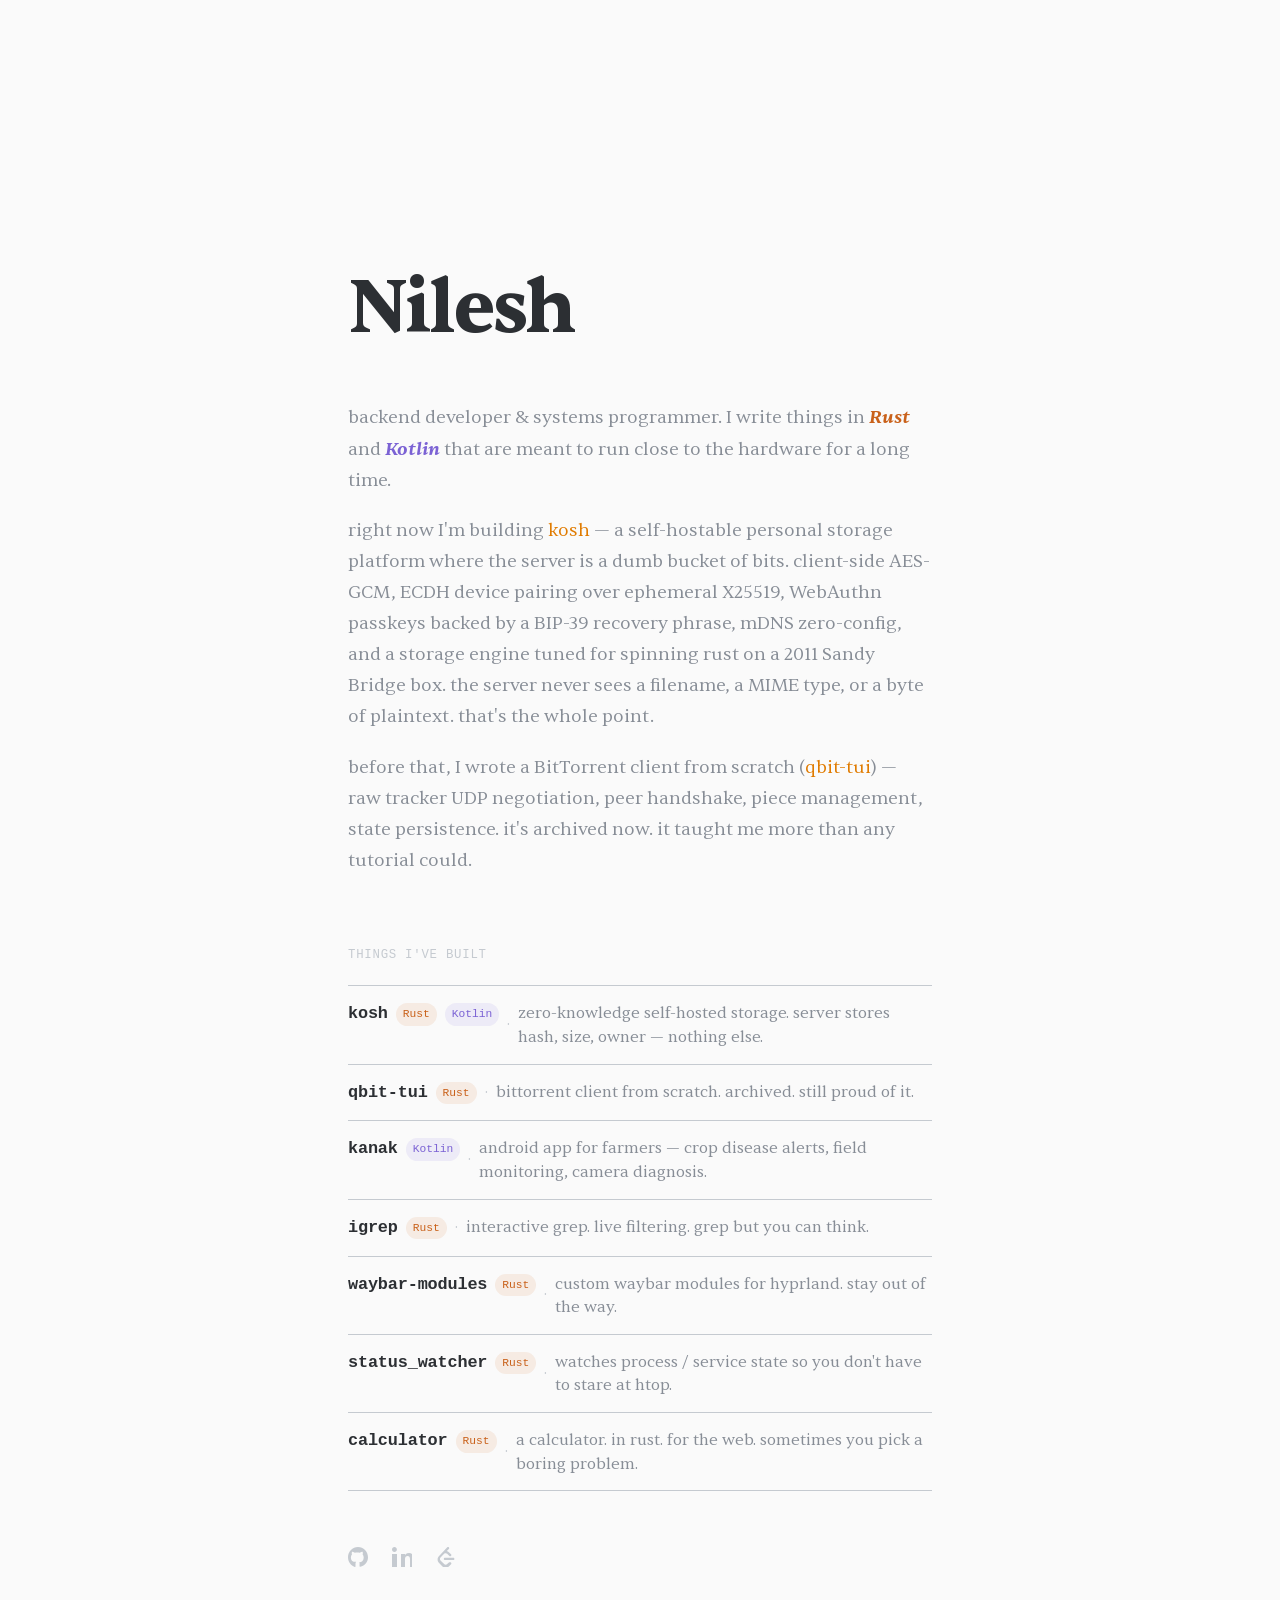
<file: index.html>
<!DOCTYPE html>
<html lang="en">

<head>
    <meta charset="UTF-8">
    <meta name="viewport" content="width=device-width, initial-scale=1.0">
    <title>thenil3sh</title>
    <meta name="description" content="Nilesh — backend developer, systems programmer. Rust, Kotlin, P2P, zero-knowledge storage.">
    <link rel="icon" href="assets/favicon.ico">
    <link rel="stylesheet" href="style.css">
</head>

<body>
<main class="page">

    <!-- cipher name sits at the top, big, as the only visual moment -->
    <div class="name-block">
        <h1 class="cipher-container" aria-label="Nilesh, also known as thenil3sh">
            <span class="char c1"></span><span
            class="char c2"></span><span
            class="char c3"></span><span
            class="char c4"></span><span
            class="char c5"></span><span
            class="char c6"></span><span
            class="char c7"></span><span
            class="char c8"></span><span
            class="char c9"></span>
        </h1>
    </div>

    <!-- who / what -->
    <section class="intro">
        <p>
            backend developer &amp; systems programmer.
            I write things in <span class="hl hl--rust">Rust</span> and <span class="hl hl--kotlin">Kotlin</span>
            that are meant to run close to the hardware for a long time.
        </p>
        <p>
            right now I'm building <a href="https://github.com/kosh-project" target="_blank" rel="noopener">kosh</a>
            — a self-hostable personal storage platform where the server is a dumb bucket of bits.
            client-side AES-GCM, ECDH device pairing over ephemeral X25519, WebAuthn passkeys
            backed by a BIP-39 recovery phrase, mDNS zero-config, and a storage engine tuned for
            spinning rust on a 2011 Sandy Bridge box. the server never sees a filename, a MIME type,
            or a byte of plaintext. that's the whole point.
        </p>
        <p>
            before that, I wrote a BitTorrent client from scratch
            (<a href="https://github.com/thenil3sh/qbit-tui" target="_blank" rel="noopener">qbit-tui</a>)
            — raw tracker UDP negotiation, peer handshake, piece management, state persistence.
            it's archived now. it taught me more than any tutorial could.
        </p>
    </section>

    <!-- projects list — no cards, just names and what they are -->
    <section class="work">
        <h2 class="work-heading">things I've built</h2>

        <ul class="work-list">

            <li class="work-item">
                <a href="https://github.com/kosh-project" target="_blank" rel="noopener" class="work-name">kosh</a>
                <span class="work-tag tag--rust">Rust</span>
                <span class="work-tag tag--kotlin">Kotlin</span>
                <span class="work-dot">·</span>
                <span class="work-desc">zero-knowledge self-hosted storage. server stores hash, size, owner — nothing else.</span>
            </li>

            <li class="work-item">
                <a href="https://github.com/thenil3sh/qbit-tui" target="_blank" rel="noopener" class="work-name">qbit-tui</a>
                <span class="work-tag tag--rust">Rust</span>
                <span class="work-dot">·</span>
                <span class="work-desc">bittorrent client from scratch. archived. still proud of it.</span>
            </li>

            <li class="work-item">
                <a href="https://github.com/thenil3sh/kanak" target="_blank" rel="noopener" class="work-name">kanak</a>
                <span class="work-tag tag--kotlin">Kotlin</span>
                <span class="work-dot">·</span>
                <span class="work-desc">android app for farmers — crop disease alerts, field monitoring, camera diagnosis.</span>
            </li>

            <li class="work-item">
                <a href="https://github.com/thenil3sh/igrep" target="_blank" rel="noopener" class="work-name">igrep</a>
                <span class="work-tag tag--rust">Rust</span>
                <span class="work-dot">·</span>
                <span class="work-desc">interactive grep. live filtering. grep but you can think.</span>
            </li>

            <li class="work-item">
                <a href="https://github.com/thenil3sh/waybar-modules" target="_blank" rel="noopener" class="work-name">waybar-modules</a>
                <span class="work-tag tag--rust">Rust</span>
                <span class="work-dot">·</span>
                <span class="work-desc">custom waybar modules for hyprland. stay out of the way.</span>
            </li>

            <li class="work-item">
                <a href="https://github.com/thenil3sh/status_watcher" target="_blank" rel="noopener" class="work-name">status_watcher</a>
                <span class="work-tag tag--rust">Rust</span>
                <span class="work-dot">·</span>
                <span class="work-desc">watches process / service state so you don't have to stare at htop.</span>
            </li>

            <li class="work-item">
                <a href="https://github.com/thenil3sh/calculator" target="_blank" rel="noopener" class="work-name">calculator</a>
                <span class="work-tag tag--rust">Rust</span>
                <span class="work-dot">·</span>
                <span class="work-desc">a calculator. in rust. for the web. sometimes you pick a boring problem.</span>
            </li>

        </ul>
    </section>

    <!-- footer — links, nothing else -->
    <footer class="foot">
        <a href="https://github.com/thenil3sh" target="_blank" rel="noopener" aria-label="GitHub">
            <svg width="20" height="20" viewBox="0 0 20 20" fill="none" xmlns="http://www.w3.org/2000/svg" aria-hidden="true">
                <path fill-rule="evenodd" clip-rule="evenodd" d="M10 0C4.477 0 0 4.59 0 10.253c0 4.529 2.862 8.371 6.833 9.728.5.101.68-.219.68-.492 0-.338-.012-1.442-.012-2.814 0-.956.32-1.58.679-1.898C5.252 15.023 2.912 14.156 2.912 10.218c0-1.12.388-2.034 1.03-2.752-.104-.259-.447-1.302.098-2.714 0 0 .838-.275 2.747 1.051.799-.227 1.654-.341 2.504-.345.85.004 1.705.118 2.504.345 1.908-1.326 2.746-1.051 2.746-1.051.546 1.412.203 2.455.099 2.714.642.718 1.03 1.632 1.03 2.752 0 3.938-2.34 4.818-4.567 5.072.286.256.545.708.455 1.371-.013.863-.022 1.671-.022 2.526 0 .273.18.593.683.492C17.139 18.624 20 14.78 20 10.253 20 4.59 15.522 0 10 0z" fill="currentColor"/>
            </svg>
        </a>
        <a href="https://www.linkedin.com/in/thenil3sh/" target="_blank" rel="noopener" aria-label="LinkedIn">
            <svg width="20" height="20" viewBox="0 0 20 20" fill="none" xmlns="http://www.w3.org/2000/svg" aria-hidden="true">
                <path fill-rule="evenodd" clip-rule="evenodd" d="M13 8.267C13 8.267 14.255 6.065 17.083 6.065c2.829 0 4.917 1.726 4.917 5.298V20h-4v-7.999c0-1.92-.847-2.99-2.366-2.99C13.981 9.011 13 10.126 13 12.001V20H9V7h4v1.267zM2.442 4.921C1.093 4.921 0 3.819 0 2.46 0 1.102 1.093 0 2.442 0c1.348 0 2.441 1.102 2.441 2.46.001 1.359-1.093 2.461-2.441 2.461zM0 20h5V7H0v13z" fill="currentColor"/>
            </svg>
        </a>
        <a href="https://leetcode.com/u/thenil3sh/" target="_blank" rel="noopener" aria-label="LeetCode">
            <svg width="20" height="20" viewBox="0 0 32 32" fill="none" xmlns="http://www.w3.org/2000/svg" aria-hidden="true">
                <path d="M21.469 23.907l-3.595 3.473c-.624.625-1.484.885-2.432.885s-1.807-.26-2.432-.885l-5.776-5.812c-.62-.625-.937-1.537-.937-2.485 0-.952.317-1.812.937-2.432l5.76-5.844c.62-.619 1.5-.859 2.448-.859s1.808.26 2.432.885l3.595 3.473c.687.688 1.823.663 2.536-.052.708-.713.735-1.848.047-2.536l-3.473-3.511c-.901-.891-2.032-1.505-3.261-1.787l3.287-3.333c.688-.687.667-1.823-.047-2.536s-1.849-.735-2.536-.052L4.553 14.969c-1.307 1.312-1.989 3.113-1.989 5.113 0 1.996.683 3.86 1.989 5.168l5.797 5.812c1.307 1.307 3.115 1.937 5.115 1.937 1.995 0 3.801-.683 5.109-1.989l3.479-3.521c.688-.683.661-1.817-.052-2.531s-1.849-.74-2.531-.052zM27.749 17.349H14.218c-.932 0-1.692.801-1.692 1.791 0 .991.76 1.797 1.692 1.797h13.531c.933 0 1.693-.807 1.693-1.797 0-.989-.76-1.791-1.693-1.791z" fill="currentColor"/>
            </svg>
        </a>
    </footer>

</main>
</body>
</html>
</file>
<file: style.css>
/* ══════════════════════════════════════════════════════════
   FONTS
══════════════════════════════════════════════════════════ */

@font-face {
    font-family: 'Sentient';
    src: url('assets/fonts/Sentient-Variable.woff2') format('woff2');
    font-weight: 100 900;
    font-style: normal;
    font-display: swap;
}

@font-face {
    font-family: 'Sentient';
    src: url('assets/fonts/Sentient-VariableItalic.woff2') format('woff2');
    font-weight: 100 900;
    font-style: italic;
    font-display: swap;
}


/* ══════════════════════════════════════════════════════════
   TOKENS
══════════════════════════════════════════════════════════ */

:root {
    --bg:         #FAFAFA;
    --text:       #2C2F33;
    --muted:      #878D96;
    --faint:      #C5CAD0;
    --accent:     #E07B00;

    --rust:       #C9611A;
    --kotlin:     #7B62D4;

    /* cipher palette */
    --ayu-red:    #F07178;
    --ayu-orange: #FA8D3E;
    --ayu-yellow: #F2AE49;
    --ayu-green:  #86B300;
    --ayu-cyan:   #4CBF99;
    --ayu-blue:   #36A3D9;
    --ayu-purple: #A37ACC;

    --mono: 'SF Mono', 'Fira Code', 'Fira Mono', monospace;
}

@media (prefers-color-scheme: dark) {
    :root {
        --bg:     #0F1419;
        --text:   #D4D0C8;
        --muted:  #5C6773;
        --faint:  #2A3340;
        --accent: #E6B450;

        --rust:   #FF8F40;
        --kotlin: #C6AAFF;

        --ayu-red:    #EA6C73;
        --ayu-orange: #FF8F40;
        --ayu-yellow: #E6B450;
        --ayu-green:  #AAD94C;
        --ayu-cyan:   #95E6CB;
        --ayu-blue:   #39BAE6;
        --ayu-purple: #D2A6FF;
    }
}


/* ══════════════════════════════════════════════════════════
   RESET
══════════════════════════════════════════════════════════ */

*, *::before, *::after { box-sizing: border-box; }

html {
    font-size: 18px;
    -webkit-font-smoothing: antialiased;
    -moz-osx-font-smoothing: grayscale;
}

body {
    margin: 0;
    background: var(--bg);
    color: var(--text);
    font-family: 'Sentient', Georgia, serif;
    font-weight: 350;
    line-height: 1.65;
}

h1, h2, h3 { margin: 0; padding: 0; line-height: 1; }
p { margin: 0; }
ul { margin: 0; padding: 0; list-style: none; }
a { color: var(--accent); text-decoration: none; }

a:not(.work-name):not(.foot a) {
    position: relative;
}

a:not(.work-name):not(.foot a)::after {
    content: '';
    position: absolute;
    bottom: -1px;
    left: 0;
    width: 100%;
    height: 1px;
    background: currentColor;
    transform: scaleX(0);
    transform-origin: left;
    transition: transform 200ms ease;
}

a:not(.work-name):not(.foot a):hover::after {
    transform: scaleX(1);
}


/* ══════════════════════════════════════════════════════════
   PAGE
══════════════════════════════════════════════════════════ */

.page {
    max-width: 640px;
    margin: 0 auto;
    padding: 30vh 28px 64px;
}


/* ══════════════════════════════════════════════════════════
   NAME / CIPHER  — the one rich moment on the page
══════════════════════════════════════════════════════════ */

.name-block {
    margin-bottom: 56px;
}

.cipher-container {
    font-family: 'Sentient', serif;
    font-size: clamp(2.4rem, 8vw, 4.2rem);
    font-weight: 900;
    letter-spacing: -0.04em;
    line-height: 1;
    color: var(--text);
    display: block;
    user-select: none;
}

/* Each character slot */
.char::before {
    animation-duration: 15s;
    animation-iteration-count: infinite;
    animation-timing-function: step-end;
}

.c1::before { content: "N"; animation-name: kf-c1; }
.c2::before { content: "i"; animation-name: kf-c2; }
.c3::before { content: "l"; animation-name: kf-c3; }
.c4::before { content: "e"; animation-name: kf-c4; }
.c5::before { content: "s"; animation-name: kf-c5; }
.c6::before { content: "h"; animation-name: kf-c6; }
.c7::before { content: "";  animation-name: kf-c7; }
.c8::before { content: "";  animation-name: kf-c8; }
.c9::before { content: "";  animation-name: kf-c9; }

@keyframes kf-c1 {
    0%  { content: "N"; color: var(--text); }
    45% { content: "N"; color: var(--ayu-red); }
    47% { content: "N̶"; color: var(--ayu-red); }
    48% { content: "𝔱"; color: var(--ayu-red); }
    50% { content: "t"; color: var(--text); }
    95% { content: "⪧"; color: var(--ayu-red); }
    96% { content: "N̶"; color: var(--ayu-red); }
    98% { content: "N̶"; color: var(--ayu-red); }
   100% { content: "N"; color: var(--text); }
}
@keyframes kf-c2 {
    0%  { content: "i"; color: var(--text); }
    46% { content: "i"; color: var(--ayu-orange); }
    47% { content: "⑆"; color: var(--ayu-orange); }
    49% { content: "▓"; color: var(--ayu-orange); }
    50% { content: "h"; color: var(--text); }
    95% { content: "▓"; color: var(--ayu-orange); }
    97% { content: "i"; color: var(--ayu-orange); }
    99% { content: "i"; color: var(--ayu-orange); }
   100% { content: "i"; color: var(--text); }
}
@keyframes kf-c3 {
    0%  { content: "l"; color: var(--text); }
    47% { content: "⎈"; color: var(--ayu-yellow); }
    48% { content: "1"; color: var(--ayu-yellow); }
    49% { content: "𝕖"; color: var(--ayu-yellow); }
    50% { content: "e"; color: var(--text); }
    96% { content: "l"; color: var(--ayu-yellow); }
    97% { content: "l"; color: var(--ayu-yellow); }
    98% { content: "1"; color: var(--ayu-yellow); }
   100% { content: "l"; color: var(--text); }
}
@keyframes kf-c4 {
    0%    { content: "e"; color: var(--text); }
    48.5% { content: "₃"; color: var(--ayu-green); }
    49%   { content: "ǝ"; color: var(--ayu-green); }
    49.5% { content: "𝑛"; color: var(--ayu-green); }
    50%   { content: "n"; color: var(--text); }
    95%   { content: "𝑛"; color: var(--ayu-green); }
    99.5% { content: "⦂"; color: var(--ayu-green); }
    99.9% { content: "⋈"; color: var(--ayu-green); }
   100%   { content: "e"; color: var(--text); }
}
@keyframes kf-c5 {
    0%    { content: "s"; color: var(--text); }
    49.4% { content: "⢎"; color: var(--ayu-cyan); }
    49.5% { content: "!"; color: var(--ayu-cyan); }
    49.8% { content: "!"; color: var(--ayu-cyan); }
    50%   { content: "i"; color: var(--text); }
    95%   { content: "!"; color: var(--ayu-cyan); }
    96%   { content: "1"; color: var(--ayu-cyan); }
    98%   { content: "$"; color: var(--ayu-cyan); }
   100%   { content: "s"; color: var(--text); }
}
@keyframes kf-c6 {
    0%  { content: "h"; color: var(--text); }
    46% { content: "▒"; color: var(--ayu-blue); }
    48% { content: "◮"; color: var(--ayu-blue); }
    49% { content: "⯌"; color: var(--ayu-blue); }
    50% { content: "l"; color: var(--text); }
    96% { content: "⯌"; color: var(--ayu-blue); }
    97% { content: "◮"; color: var(--ayu-blue); }
    99% { content: "▒"; color: var(--ayu-blue); }
   100% { content: "h"; color: var(--text); }
}
@keyframes kf-c7 {
    0%    { content: "";  color: var(--text); }
    46%   { content: "㇌"; color: var(--ayu-purple); }
    47%   { content: "3"; color: var(--ayu-purple); }
    49%   { content: "3"; color: var(--ayu-purple); }
    50%   { content: "3"; color: var(--text); }
    75%   { content: "↋"; color: var(--ayu-purple); }
    98.8% { content: "_"; color: var(--ayu-purple); }
    99.5% { content: "_"; color: var(--ayu-purple); }
   100%   { content: "";  color: var(--text); }
}
@keyframes kf-c8 {
    0%  { content: ""; color: var(--text); }
    47% { content: "$"; color: var(--ayu-red); }
    49% { content: "$"; color: var(--ayu-red); }
    50% { content: "s"; color: var(--text); }
    96% { content: "$"; color: var(--ayu-red); }
    99% { content: "$"; color: var(--ayu-red); }
   100% { content: ""; color: var(--text); }
}
@keyframes kf-c9 {
    0%    { content: ""; color: var(--text); }
    49%   { content: "h"; color: var(--ayu-orange); }
    50%   { content: "h"; color: var(--text); }
    91%   { content: "h"; color: var(--ayu-orange); }
    94%   { content: "."; color: var(--ayu-orange); }
    99.5% { content: "_"; color: var(--ayu-orange); }
   100%   { content: ""; color: var(--text); }
}


/* ══════════════════════════════════════════════════════════
   INTRO
══════════════════════════════════════════════════════════ */

.intro {
    display: flex;
    flex-direction: column;
    gap: 20px;
    margin-bottom: 72px;
    font-size: 1rem;
    color: var(--muted);
    line-height: 1.72;
    font-weight: 350;
}

/* inline language highlights — quiet but distinct */
.hl {
    font-weight: 600;
    font-style: italic;
}

.hl--rust   { color: var(--rust); }
.hl--kotlin { color: var(--kotlin); }


/* ══════════════════════════════════════════════════════════
   WORK LIST
══════════════════════════════════════════════════════════ */

.work-heading {
    font-family: var(--mono);
    font-size: 0.6875rem;
    font-weight: 500;
    color: var(--faint);
    letter-spacing: 0.06em;
    text-transform: uppercase;
    margin-bottom: 24px;
}

.work-list {
    display: flex;
    flex-direction: column;
    /* hairline separator between rows */
    border-top: 1px solid var(--faint);
}

.work-item {
    display: flex;
    align-items: baseline;
    flex-wrap: wrap;
    gap: 6px 8px;
    padding: 14px 0;
    border-bottom: 1px solid var(--faint);
    transition: background 140ms ease;
}

/* name link — text color, underline on hover */
.work-name {
    font-family: var(--mono);
    font-size: 0.9375rem;
    font-weight: 600;
    color: var(--text);
    letter-spacing: -0.01em;
    white-space: nowrap;
    position: relative;
    transition: color 160ms ease;
}

.work-name::after {
    content: '';
    position: absolute;
    bottom: -1px;
    left: 0;
    width: 100%;
    height: 1px;
    background: var(--accent);
    transform: scaleX(0);
    transform-origin: left;
    transition: transform 200ms ease;
}

.work-item:hover .work-name {
    color: var(--accent);
}

.work-item:hover .work-name::after {
    transform: scaleX(1);
}

/* language tags */
.work-tag {
    font-family: var(--mono);
    font-size: 0.625rem;
    font-weight: 500;
    padding: 2px 7px;
    border-radius: 100px;
    white-space: nowrap;
    /* sits slightly above baseline to align with text visually */
    position: relative;
    top: -1px;
}

.tag--rust   { color: var(--rust);   background: color-mix(in srgb, var(--rust) 10%, transparent); }
.tag--kotlin { color: var(--kotlin); background: color-mix(in srgb, var(--kotlin) 10%, transparent); }

/* · separator dot */
.work-dot {
    color: var(--faint);
    font-size: 0.875rem;
    line-height: 1;
    align-self: center;
}

/* description */
.work-desc {
    font-size: 0.875rem;
    color: var(--muted);
    line-height: 1.5;
    font-weight: 350;
    flex: 1;
    min-width: 0;
}


/* ══════════════════════════════════════════════════════════
   FOOTER
══════════════════════════════════════════════════════════ */

.foot {
    display: flex;
    align-items: center;
    gap: 24px;
    margin-top: 56px;
}

.foot a {
    color: var(--faint);
    display: flex;
    align-items: center;
    transition: color 160ms ease;
}

.foot a:hover {
    color: var(--accent);
}


/* ══════════════════════════════════════════════════════════
   RESPONSIVE
══════════════════════════════════════════════════════════ */

@media (max-width: 480px) {
    .page {
        padding: 30vh 20px 48px;
    }

    .name-block {
        margin-bottom: 40px;
    }

    .work-item {
        gap: 4px 6px;
    }

    .work-desc {
        flex-basis: 100%;
        margin-top: 2px;
    }
}
</file>
